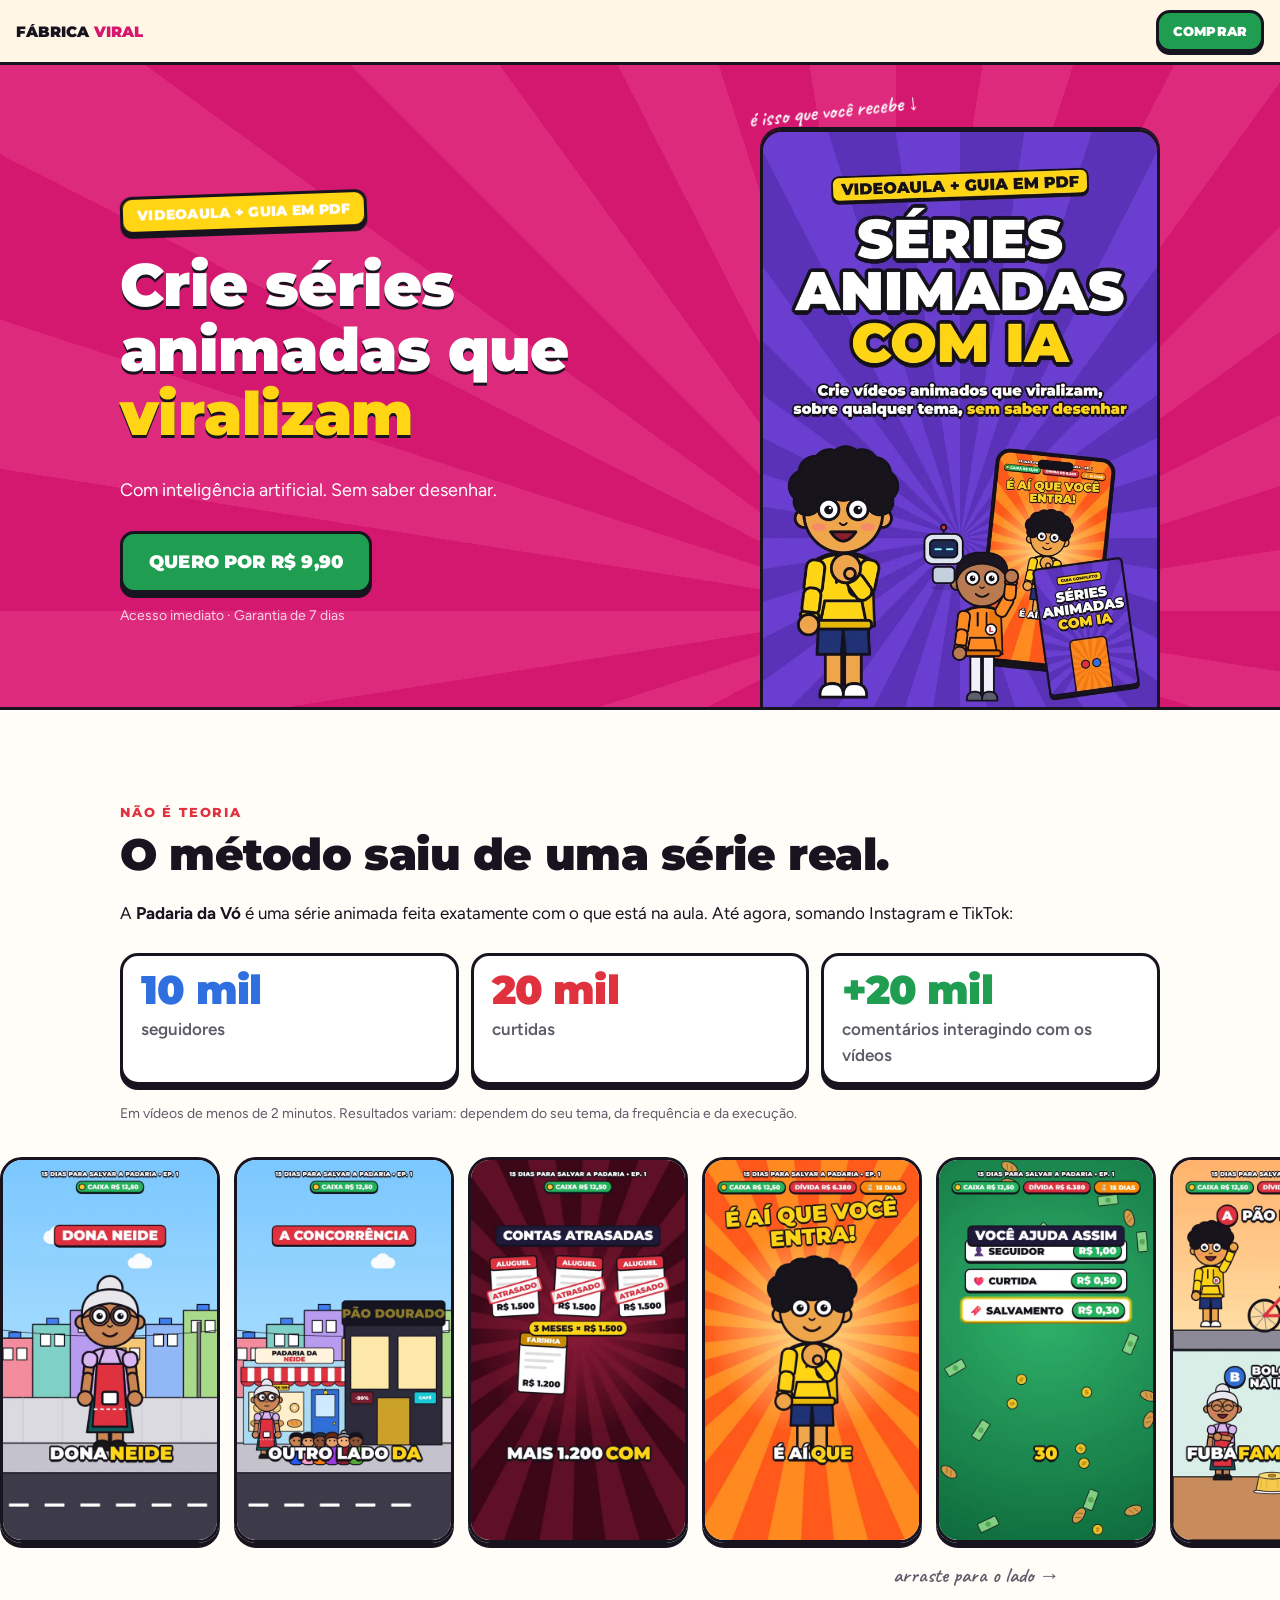
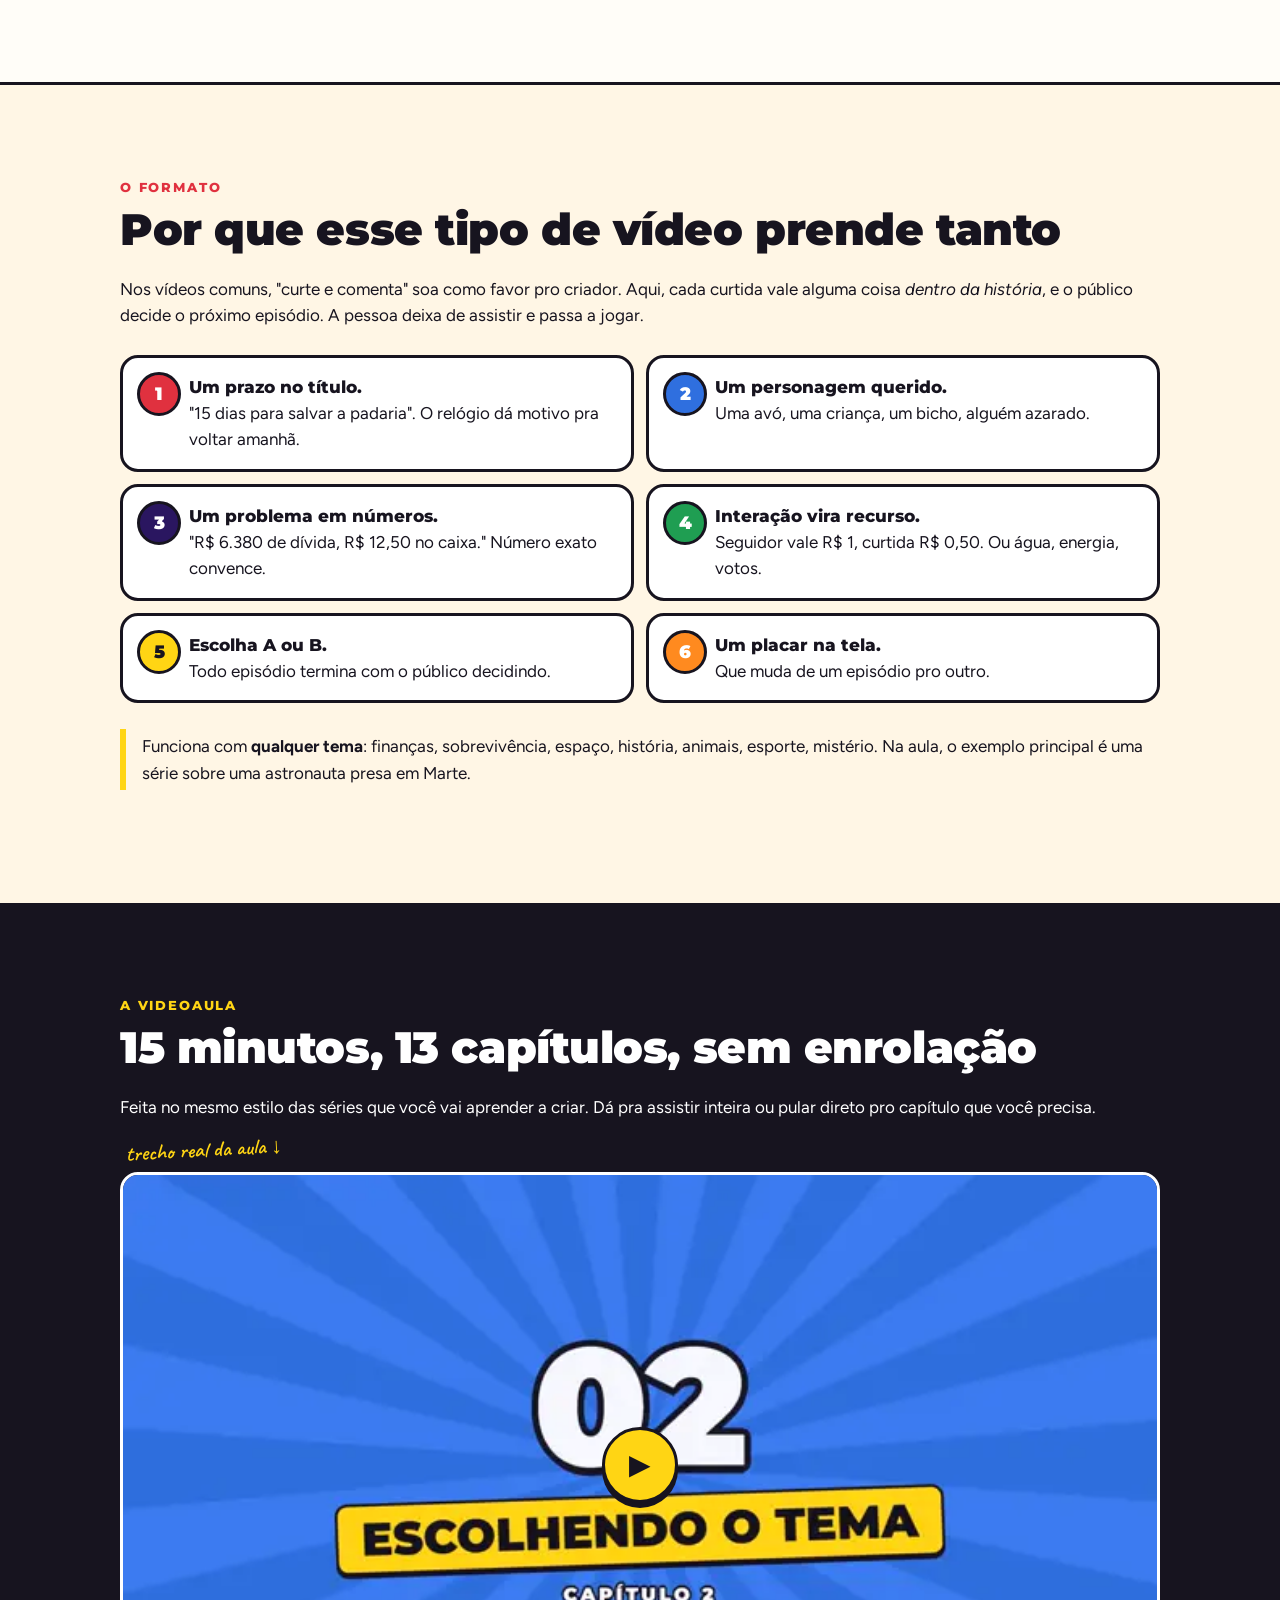
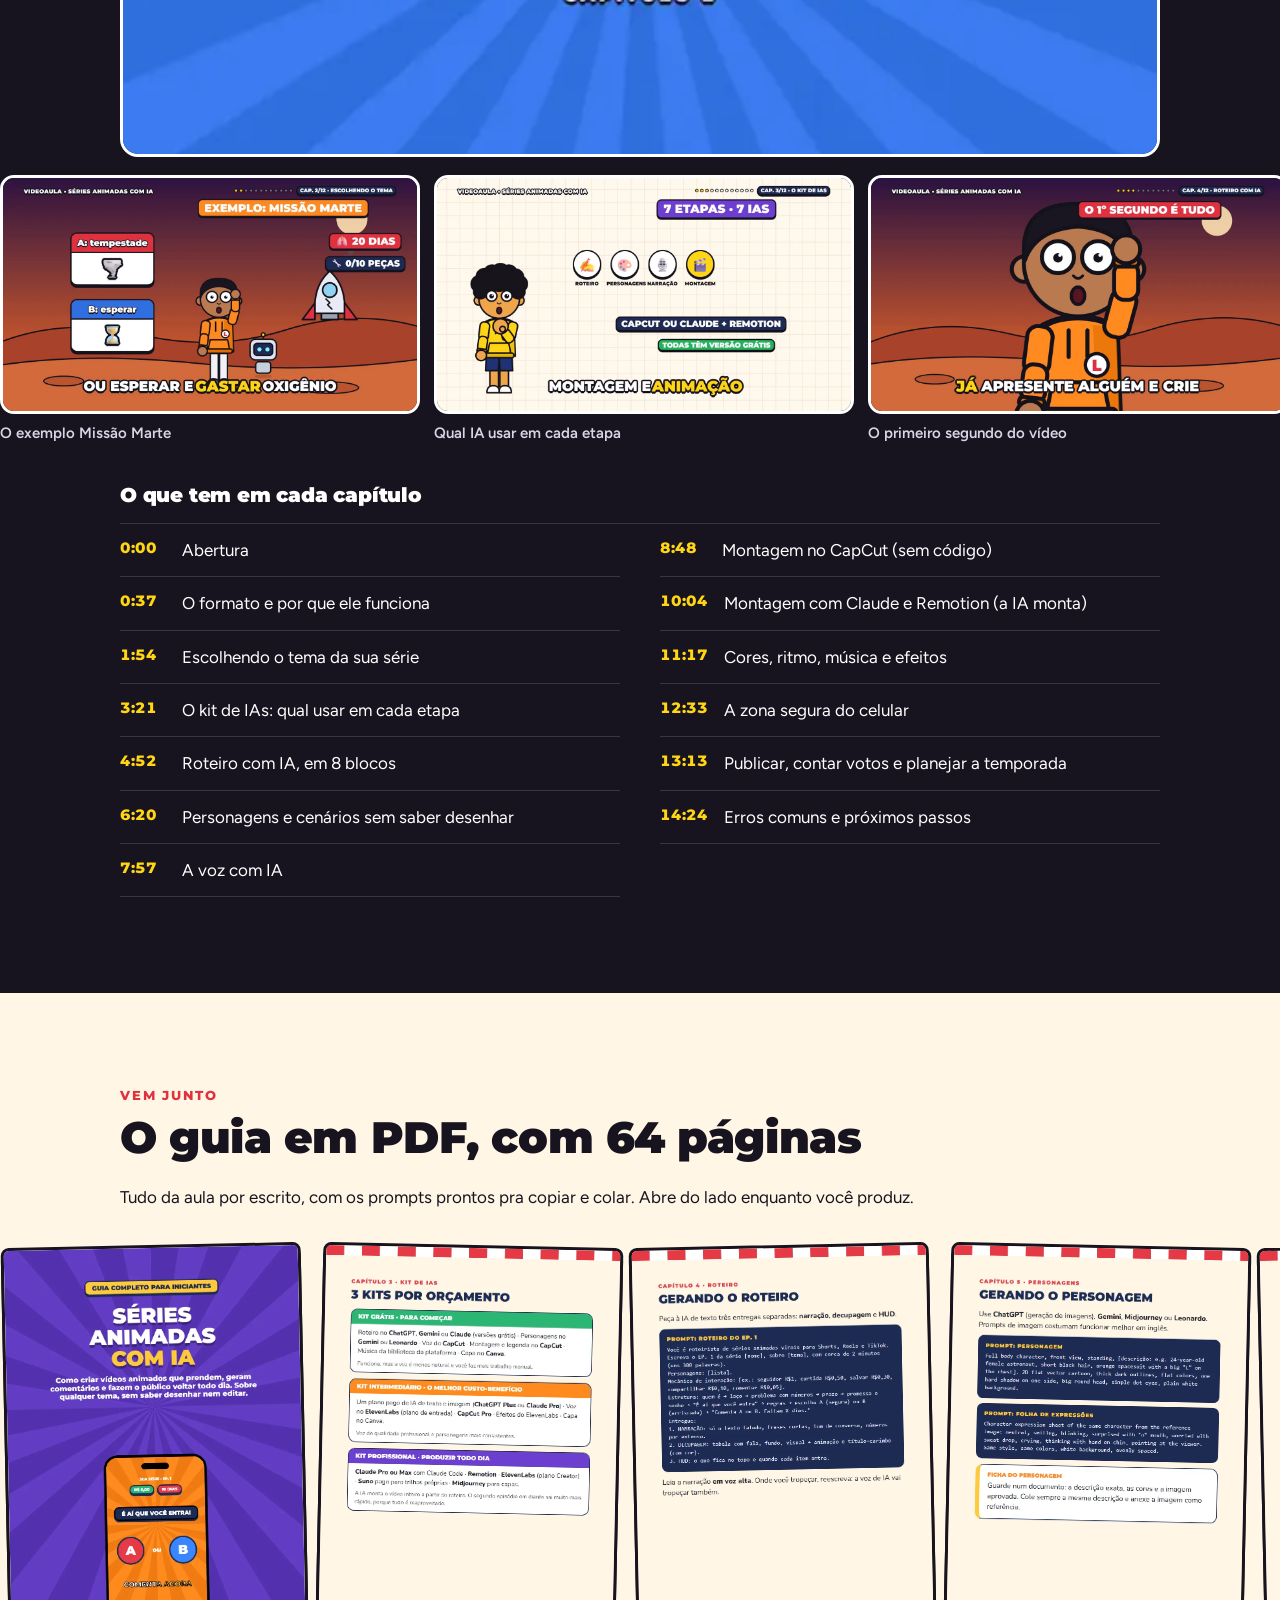
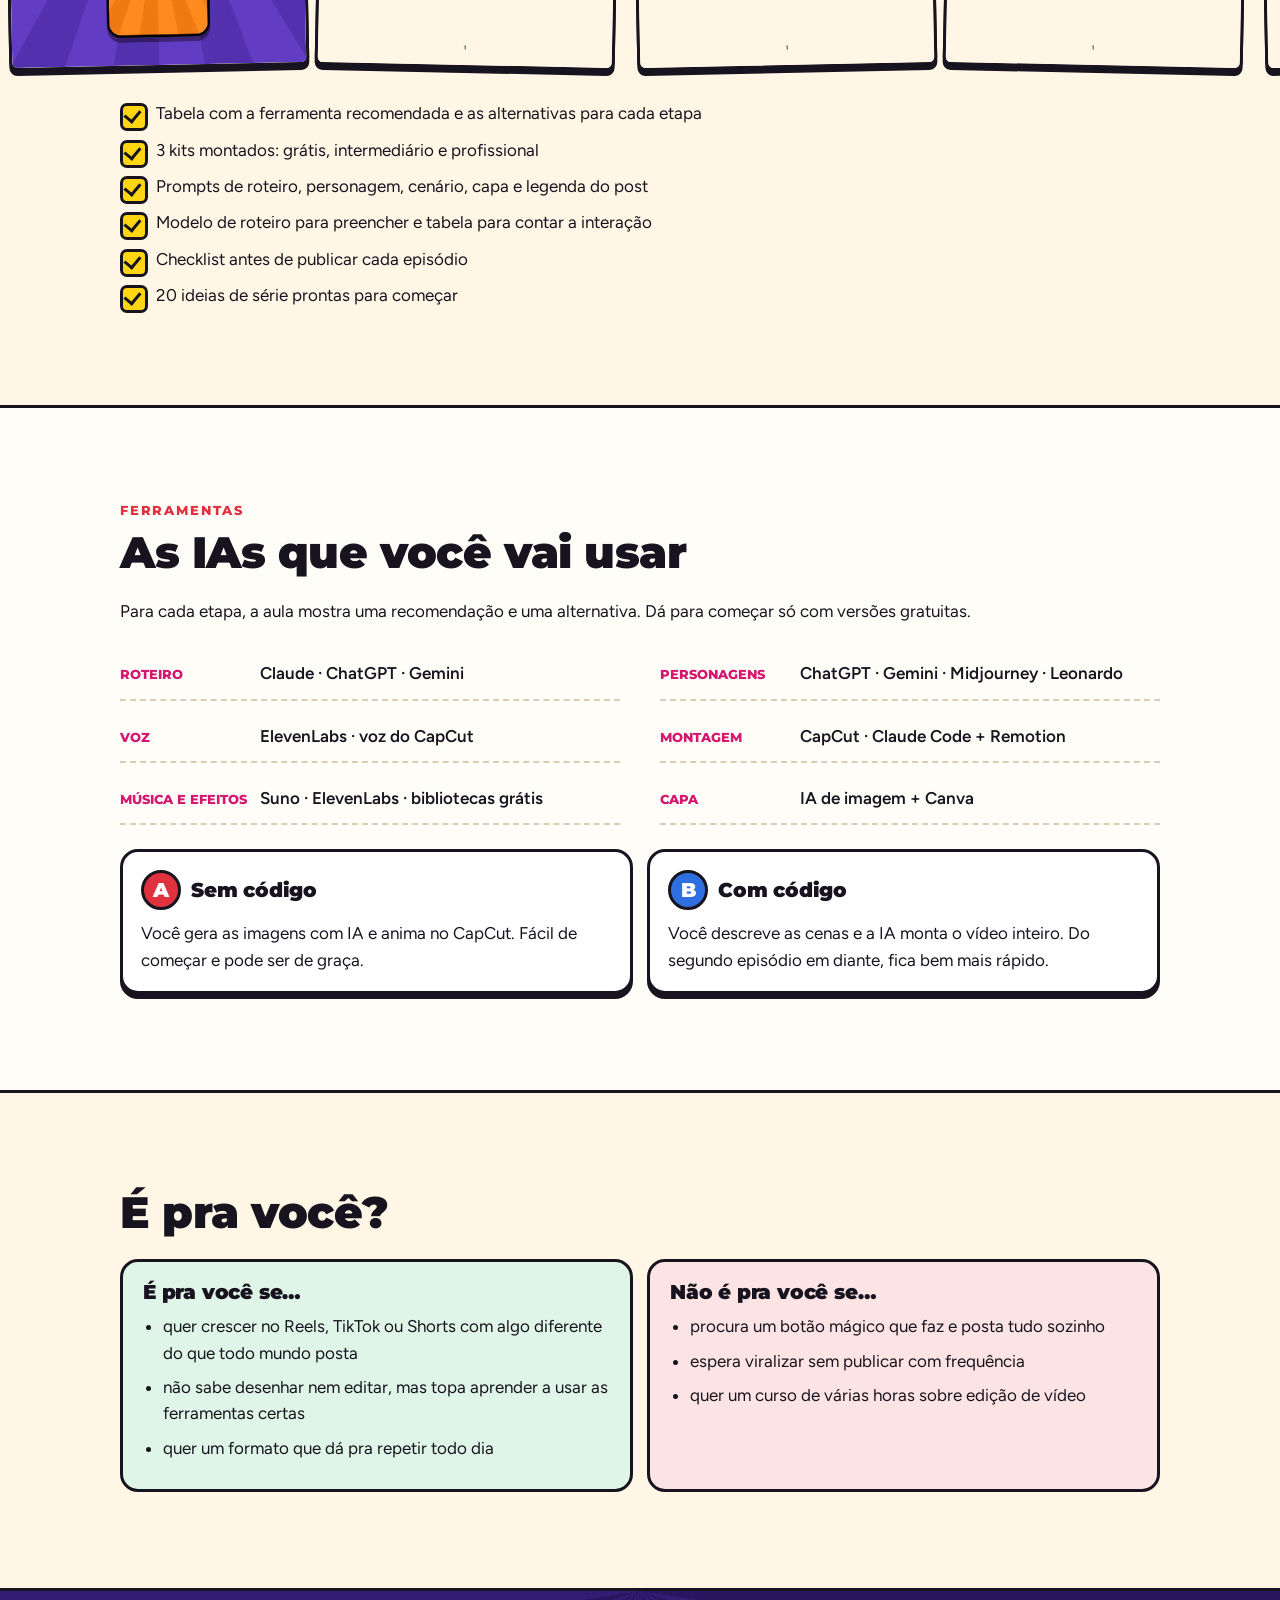
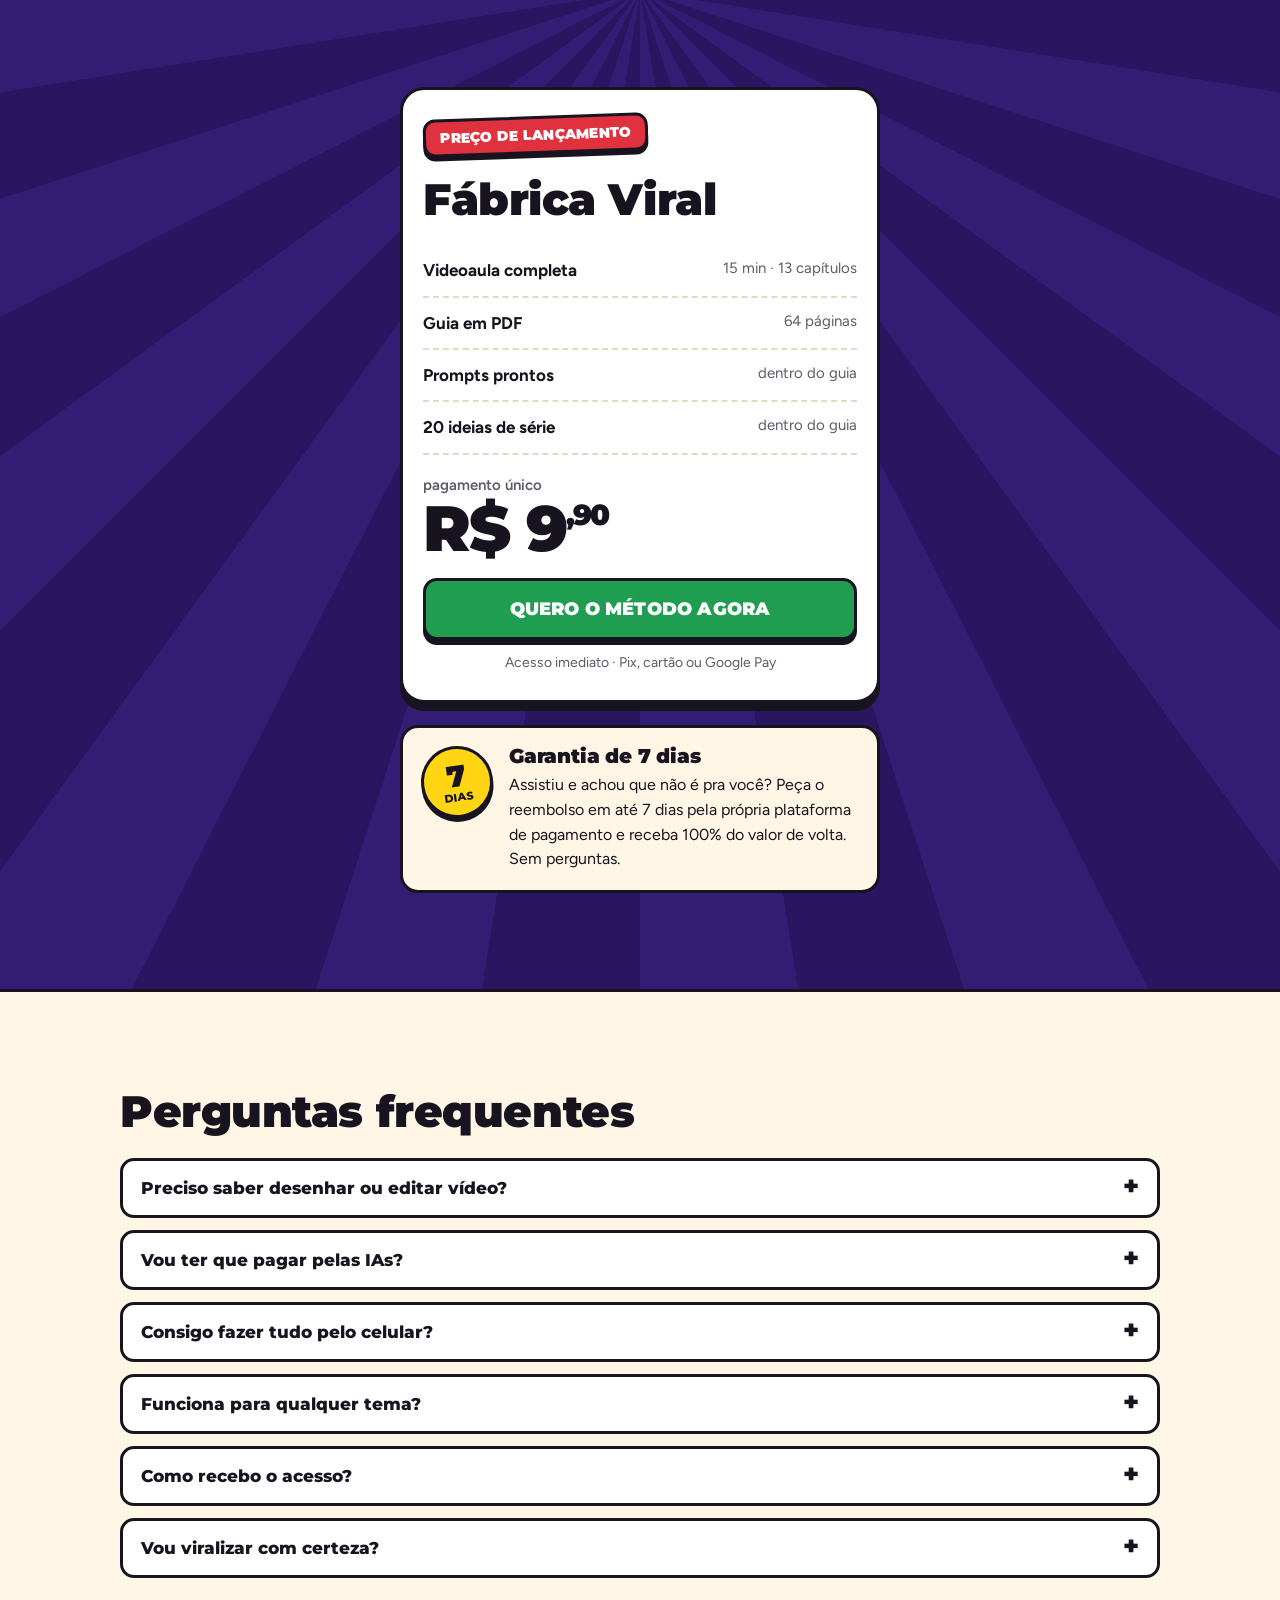
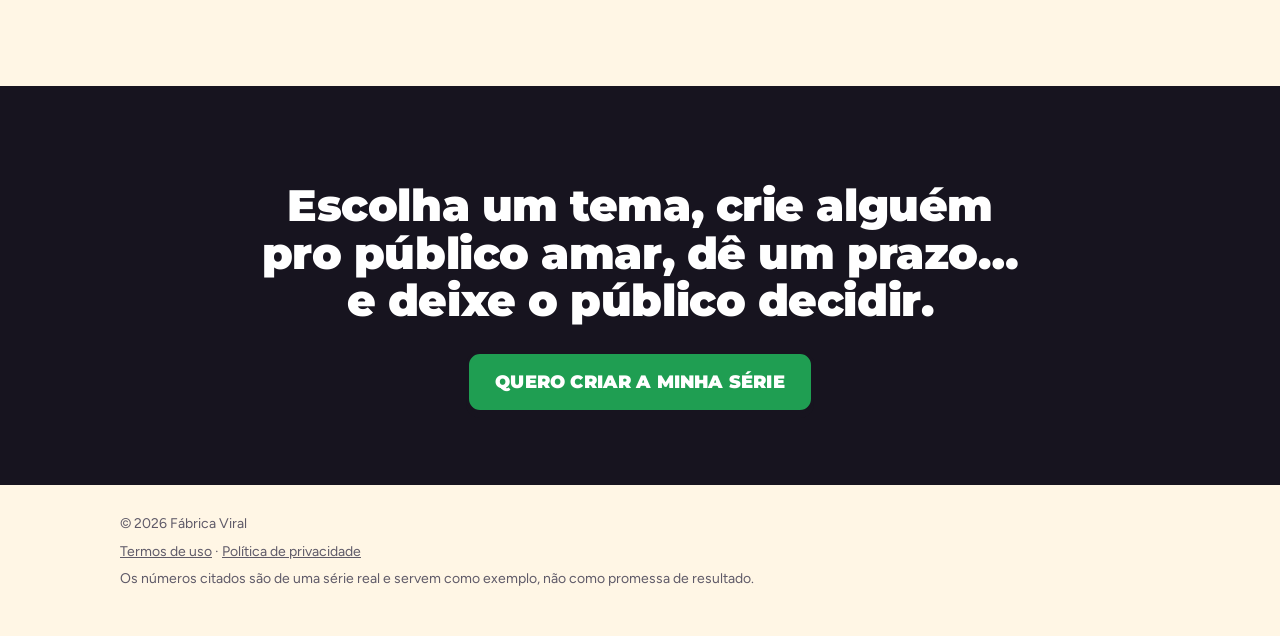
<file: index.html>
<!doctype html>
<html lang="pt-BR">
<head>
<meta charset="utf-8">
<meta name="viewport" content="width=device-width, initial-scale=1, viewport-fit=cover">
<title>Fábrica Viral · Videoaula + Guia em PDF</title>
<meta name="description" content="Aprenda a criar séries animadas interativas para Reels, TikTok e Shorts usando IA. Videoaula de 15 minutos + guia em PDF de 64 páginas com prompts prontos.">
<meta name="theme-color" content="#d4186f">
<meta property="og:title" content="Fábrica Viral">
<meta property="og:description" content="O método completo para criar séries animadas que fazem o público comentar e voltar no dia seguinte.">
<meta property="og:image" content="https://seriesanimadas.online/img/og.jpg">
<meta property="og:image:width" content="1080">
<meta property="og:image:height" content="1080">
<meta property="og:url" content="https://seriesanimadas.online/">
<meta property="og:locale" content="pt_BR">
<meta name="twitter:card" content="summary">
<link rel="canonical" href="https://seriesanimadas.online/">
<meta property="og:type" content="product">
<link rel="icon" href="img/og.jpg">
<link rel="preconnect" href="https://fonts.googleapis.com">
<link rel="preconnect" href="https://fonts.gstatic.com" crossorigin>
<link href="https://fonts.googleapis.com/css2?family=Montserrat:wght@800;900&family=Figtree:wght@400;500;600;700&family=Caveat:wght@600&display=swap" rel="stylesheet">
<link rel="preload" as="image" href="img/capa.webp">
<link rel="stylesheet" href="style.css">
</head>
<body>

<header class="top">
  <a class="brand" href="#inicio">Fábrica <span>Viral</span></a>
  <a class="btn btn-sm" href="#oferta">Comprar</a>
</header>

<main id="inicio">

<!-- HERO -->
<section class="hero">
  <div class="wrap hero-grid">
    <div class="hero-copy">
      <p class="tag tag-yellow">Videoaula + guia em PDF</p>
      <h1>Crie séries animadas que <span class="wave">viralizam</span></h1>
      <p class="lead"><span>Com inteligência artificial.</span> <span>Sem saber desenhar.</span></p>
      <div class="hero-cta">
        <a class="btn btn-big" href="https://pay.wiapy.com/6af1c98904a3ce9b116dd270" data-checkout>Quero por R$&nbsp;9,90</a>
        <p class="micro">Acesso imediato · Garantia de 7 dias</p>
      </div>
    </div>
    <figure class="hero-art">
      <img src="img/capa.webp" width="720" height="1280" alt="Capa do produto Fábrica Viral, com o personagem Rafa e o guia em PDF" fetchpriority="high">
      <span class="note note-hero">é isso que você recebe ↓</span>
    </figure>
  </div>
</section>

<!-- PROVA -->
<section class="proof" aria-labelledby="proof-title">
  <div class="wrap">
    <p class="kicker">Não é teoria</p>
    <h2 id="proof-title">O método saiu de uma série real.</h2>
    <p>A <strong>Padaria da Vó</strong> é uma série animada feita exatamente com o que está na aula. Até agora, somando Instagram e TikTok:</p>
    <ul class="stats">
      <li><b>10 mil</b><span>seguidores</span></li>
      <li><b>20 mil</b><span>curtidas</span></li>
      <li><b>+20 mil</b><span>comentários interagindo com os vídeos</span></li>
    </ul>
    <p class="small">Em vídeos de menos de 2 minutos. Resultados variam: dependem do seu tema, da frequência e da execução.</p>
  </div>
  <div class="reel" tabindex="0" aria-label="Cenas da série Padaria da Vó">
    <img loading="lazy" src="img/series/serie-ep1_1.webp" width="540" height="960" alt="Cena: apresentação da Dona Neide">
    <img loading="lazy" src="img/series/serie-ep1_26.webp" width="540" height="960" alt="Cena: a concorrência do outro lado da rua">
    <img loading="lazy" src="img/series/serie-ep1_40.webp" width="540" height="960" alt="Cena: contas atrasadas">
    <img loading="lazy" src="img/series/serie-ep1_76_5.webp" width="540" height="960" alt="Cena: É aí que você entra">
    <img loading="lazy" src="img/series/serie-ep1_85.webp" width="540" height="960" alt="Cena: regras do jogo, cada curtida vale dinheiro">
    <img loading="lazy" src="img/series/serie-ep1_105.webp" width="540" height="960" alt="Cena: escolha A ou B">
    <img loading="lazy" src="img/series/serie-ep2_5.webp" width="540" height="960" alt="Cena do episódio 2: resultado da votação">
    <img loading="lazy" src="img/series/serie-ep2_30.webp" width="540" height="960" alt="Cena do episódio 2: choro de alegria">
  </div>
  <p class="wrap swipe">arraste para o lado →</p>
</section>

<!-- FORMATO -->
<section class="format" aria-labelledby="format-title">
  <div class="wrap">
    <p class="kicker">O formato</p>
    <h2 id="format-title">Por que esse tipo de vídeo prende tanto</h2>
    <p>Nos vídeos comuns, "curte e comenta" soa como favor pro criador. Aqui, cada curtida vale alguma coisa <em>dentro da história</em>, e o público decide o próximo episódio. A pessoa deixa de assistir e passa a jogar.</p>
    <ol class="ingredients">
      <li><b>Um prazo no título.</b> "15 dias para salvar a padaria". O relógio dá motivo pra voltar amanhã.</li>
      <li><b>Um personagem querido.</b> Uma avó, uma criança, um bicho, alguém azarado.</li>
      <li><b>Um problema em números.</b> "R$ 6.380 de dívida, R$ 12,50 no caixa." Número exato convence.</li>
      <li><b>Interação vira recurso.</b> Seguidor vale R$ 1, curtida R$ 0,50. Ou água, energia, votos.</li>
      <li><b>Escolha A ou B.</b> Todo episódio termina com o público decidindo.</li>
      <li><b>Um placar na tela.</b> Que muda de um episódio pro outro.</li>
    </ol>
    <p class="aside">Funciona com <strong>qualquer tema</strong>: finanças, sobrevivência, espaço, história, animais, esporte, mistério. Na aula, o exemplo principal é uma série sobre uma astronauta presa em Marte.</p>
  </div>
</section>

<!-- AULA -->
<section class="lesson" aria-labelledby="lesson-title">
  <div class="wrap">
    <p class="kicker">A videoaula</p>
    <h2 id="lesson-title">15 minutos, 13 capítulos, sem enrolação</h2>
    <p>Feita no mesmo estilo das séries que você vai aprender a criar. Dá pra assistir inteira ou pular direto pro capítulo que você precisa.</p>
    <p class="note note-player">trecho real da aula ↓</p>
    <figure class="player">
      <video src="media/preview.mp4" poster="img/preview-poster.webp" muted loop playsinline preload="none" width="640" height="360" aria-label="Trecho de 12 segundos da videoaula"></video>
      <button class="play" type="button" aria-label="Tocar trecho">▶</button>
    </figure>
  </div>

  <div class="strip" tabindex="0" aria-label="Quadros da videoaula">
    <figure><img loading="lazy" src="img/aula/aula-160.webp" width="1280" height="720" alt=""><figcaption>O exemplo Missão Marte</figcaption></figure>
    <figure><img loading="lazy" src="img/aula/aula-232.webp" width="1280" height="720" alt=""><figcaption>Qual IA usar em cada etapa</figcaption></figure>
    <figure><img loading="lazy" src="img/aula/aula-343.webp" width="1280" height="720" alt=""><figcaption>O primeiro segundo do vídeo</figcaption></figure>
    <figure><img loading="lazy" src="img/aula/aula-432.webp" width="1280" height="720" alt=""><figcaption>Personagens sempre iguais</figcaption></figure>
    <figure><img loading="lazy" src="img/aula/aula-500.webp" width="1280" height="720" alt=""><figcaption>Voz com IA, passo a passo</figcaption></figure>
    <figure><img loading="lazy" src="img/aula/aula-560.webp" width="1280" height="720" alt=""><figcaption>Keyframes no CapCut</figcaption></figure>
    <figure><img loading="lazy" src="img/aula/aula-785.webp" width="1280" height="720" alt=""><figcaption>A zona segura do celular</figcaption></figure>
  </div>

  <div class="wrap">
    <h3>O que tem em cada capítulo</h3>
    <ol class="chapters">
      <li><time>0:00</time><span>Abertura</span></li>
      <li><time>0:37</time><span>O formato e por que ele funciona</span></li>
      <li><time>1:54</time><span>Escolhendo o tema da sua série</span></li>
      <li><time>3:21</time><span>O kit de IAs: qual usar em cada etapa</span></li>
      <li><time>4:52</time><span>Roteiro com IA, em 8 blocos</span></li>
      <li><time>6:20</time><span>Personagens e cenários sem saber desenhar</span></li>
      <li><time>7:57</time><span>A voz com IA</span></li>
      <li><time>8:48</time><span>Montagem no CapCut (sem código)</span></li>
      <li><time>10:04</time><span>Montagem com Claude e Remotion (a IA monta)</span></li>
      <li><time>11:17</time><span>Cores, ritmo, música e efeitos</span></li>
      <li><time>12:33</time><span>A zona segura do celular</span></li>
      <li><time>13:13</time><span>Publicar, contar votos e planejar a temporada</span></li>
      <li><time>14:24</time><span>Erros comuns e próximos passos</span></li>
    </ol>
  </div>
</section>

<!-- PDF -->
<section class="pdf" aria-labelledby="pdf-title">
  <div class="wrap">
    <p class="kicker">Vem junto</p>
    <h2 id="pdf-title">O guia em PDF, com 64 páginas</h2>
    <p>Tudo da aula por escrito, com os prompts prontos pra copiar e colar. Abre do lado enquanto você produz.</p>
  </div>
  <div class="pages" tabindex="0" aria-label="Páginas do guia em PDF">
    <img loading="lazy" src="img/pdf/pdf-1.webp" width="839" height="1191" alt="Capa do guia em PDF">
    <img loading="lazy" src="img/pdf/pdf-17.webp" width="839" height="1191" alt="Página: 3 kits de IAs por orçamento">
    <img loading="lazy" src="img/pdf/pdf-22.webp" width="839" height="1191" alt="Página: prompt pronto para gerar o roteiro">
    <img loading="lazy" src="img/pdf/pdf-26.webp" width="839" height="1191" alt="Página: prompts para gerar o personagem">
    <img loading="lazy" src="img/pdf/pdf-63.webp" width="839" height="1191" alt="Página: 20 ideias de série">
  </div>
  <div class="wrap">
    <ul class="checks">
      <li>Tabela com a ferramenta recomendada e as alternativas para cada etapa</li>
      <li>3 kits montados: grátis, intermediário e profissional</li>
      <li>Prompts de roteiro, personagem, cenário, capa e legenda do post</li>
      <li>Modelo de roteiro para preencher e tabela para contar a interação</li>
      <li>Checklist antes de publicar cada episódio</li>
      <li>20 ideias de série prontas para começar</li>
    </ul>
  </div>
</section>

<!-- FERRAMENTAS -->
<section class="tools" aria-labelledby="tools-title">
  <div class="wrap">
    <p class="kicker">Ferramentas</p>
    <h2 id="tools-title">As IAs que você vai usar</h2>
    <p>Para cada etapa, a aula mostra uma recomendação e uma alternativa. Dá para começar só com versões gratuitas.</p>
    <dl class="toolgrid">
      <div><dt>Roteiro</dt><dd>Claude · ChatGPT · Gemini</dd></div>
      <div><dt>Personagens</dt><dd>ChatGPT · Gemini · Midjourney · Leonardo</dd></div>
      <div><dt>Voz</dt><dd>ElevenLabs · voz do CapCut</dd></div>
      <div><dt>Montagem</dt><dd>CapCut · Claude Code + Remotion</dd></div>
      <div><dt>Música e efeitos</dt><dd>Suno · ElevenLabs · bibliotecas grátis</dd></div>
      <div><dt>Capa</dt><dd>IA de imagem + Canva</dd></div>
    </dl>
    <div class="paths">
      <article class="path path-a">
        <h3><span>A</span> Sem código</h3>
        <p>Você gera as imagens com IA e anima no CapCut. Fácil de começar e pode ser de graça.</p>
      </article>
      <article class="path path-b">
        <h3><span>B</span> Com código</h3>
        <p>Você descreve as cenas e a IA monta o vídeo inteiro. Do segundo episódio em diante, fica bem mais rápido.</p>
      </article>
    </div>
  </div>
</section>

<!-- PRA QUEM -->
<section class="fit" aria-labelledby="fit-title">
  <div class="wrap">
    <h2 id="fit-title">É pra você?</h2>
    <div class="fit-grid">
      <div class="fit-yes">
        <h3>É pra você se…</h3>
        <ul>
          <li>quer crescer no Reels, TikTok ou Shorts com algo diferente do que todo mundo posta</li>
          <li>não sabe desenhar nem editar, mas topa aprender a usar as ferramentas certas</li>
          <li>quer um formato que dá pra repetir todo dia</li>
        </ul>
      </div>
      <div class="fit-no">
        <h3>Não é pra você se…</h3>
        <ul>
          <li>procura um botão mágico que faz e posta tudo sozinho</li>
          <li>espera viralizar sem publicar com frequência</li>
          <li>quer um curso de várias horas sobre edição de vídeo</li>
        </ul>
      </div>
    </div>
  </div>
</section>

<!-- OFERTA -->
<section class="offer" id="oferta" aria-labelledby="offer-title">
  <div class="wrap">
    <div class="ticket">
      <p class="tag tag-red">Preço de lançamento</p>
      <h2 id="offer-title">Fábrica Viral</h2>
      <ul class="included">
        <li><b>Videoaula completa</b><span>15 min · 13 capítulos</span></li>
        <li><b>Guia em PDF</b><span>64 páginas</span></li>
        <li><b>Prompts prontos</b><span>dentro do guia</span></li>
        <li><b>20 ideias de série</b><span>dentro do guia</span></li>
      </ul>
      <p class="price"><small>pagamento único</small>R$ 9<sup>,90</sup></p>
      <a class="btn btn-big btn-block" href="https://pay.wiapy.com/6af1c98904a3ce9b116dd270" data-checkout>Quero o método agora</a>
      <p class="micro">Acesso imediato · Pix, cartão ou Google Pay</p>
    </div>
    <div class="guarantee">
      <div class="seal" aria-hidden="true"><b>7</b><span>dias</span></div>
      <div>
        <h3>Garantia de 7 dias</h3>
        <p>Assistiu e achou que não é pra você? Peça o reembolso em até 7 dias pela própria plataforma de pagamento e receba 100% do valor de volta. Sem perguntas.</p>
      </div>
    </div>
  </div>
</section>

<!-- FAQ -->
<section class="faq" aria-labelledby="faq-title">
  <div class="wrap">
    <h2 id="faq-title">Perguntas frequentes</h2>
    <details>
      <summary>Preciso saber desenhar ou editar vídeo?</summary>
      <p>Não. Os personagens são criados com IA de imagem (ou desenhados em código pela própria IA, no caminho B). A aula mostra a montagem do zero.</p>
    </details>
    <details>
      <summary>Vou ter que pagar pelas IAs?</summary>
      <p>Dá para começar só com versões gratuitas. A aula e o guia mostram o que muda quando você assina um plano pago, para decidir se vale a pena para você.</p>
    </details>
    <details>
      <summary>Consigo fazer tudo pelo celular?</summary>
      <p>A aula e o PDF você acessa pelo celular. Para montar os vídeos, recomendamos um computador: o CapCut no computador é bem mais fácil de animar.</p>
    </details>
    <details>
      <summary>Funciona para qualquer tema?</summary>
      <p>Sim. O formato depende de quatro peças (personagem, objetivo em número, contador e decisões), e não do assunto. O guia traz 20 ideias em nichos diferentes.</p>
    </details>
    <details>
      <summary>Como recebo o acesso?</summary>
      <p>Assim que o pagamento é aprovado, você recebe o acesso por e-mail. No Pix e no cartão, isso costuma levar poucos minutos.</p>
    </details>
    <details>
      <summary>Vou viralizar com certeza?</summary>
      <p>Ninguém pode garantir isso. O que a aula entrega é um formato que já funcionou e o passo a passo para você executar com consistência.</p>
    </details>
  </div>
</section>

<section class="final">
  <div class="wrap">
    <h2>Escolha um tema, crie alguém pro público amar, dê um prazo… e deixe o público decidir.</h2>
    <a class="btn btn-big" href="#oferta">Quero criar a minha série</a>
  </div>
</section>

</main>

<footer class="foot">
  <div class="wrap">
    <p>© 2026 Fábrica Viral</p>
    <p><a href='/termos'>Termos de uso</a> · <a href='/privacidade'>Política de privacidade</a></p>
    <p class="small">Os números citados são de uma série real e servem como exemplo, não como promessa de resultado.</p>
  </div>
</footer>

<div class="buybar" aria-hidden="true">
  <div><b>R$ 9,90</b><span>videoaula + PDF</span></div>
  <a class="btn" href="https://pay.wiapy.com/6af1c98904a3ce9b116dd270" data-checkout tabindex="-1">Comprar</a>
</div>

<script src="config.js" defer></script>
<script src="main.js" defer></script>
</body>
</html>
</file>
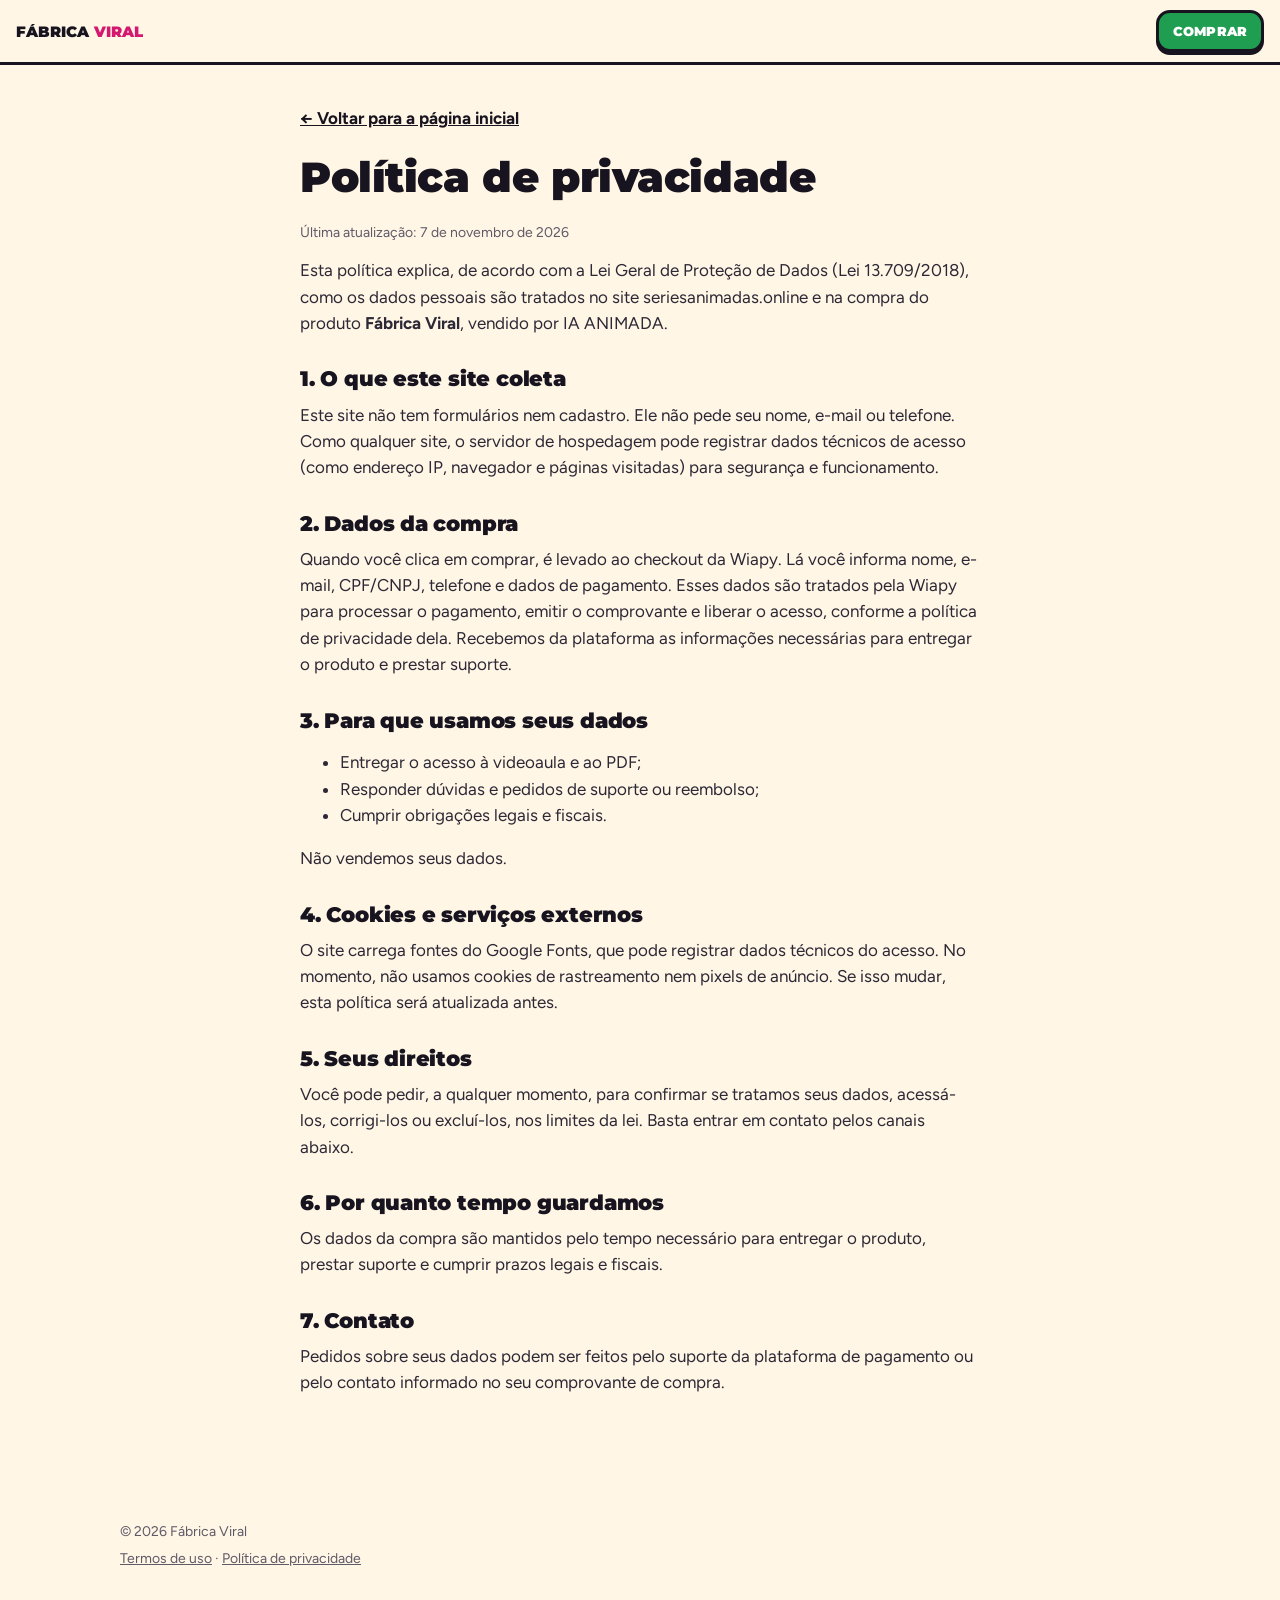
<file: privacidade.html>
<!doctype html>
<html lang="pt-BR">
<head>
<meta charset="utf-8">
<meta name="viewport" content="width=device-width, initial-scale=1, viewport-fit=cover">
<title>Política de privacidade · Fábrica Viral</title>
<meta name="robots" content="noindex">
<link rel="canonical" href="https://seriesanimadas.online/privacidade.html">
<link rel="icon" href="img/og.jpg">
<link rel="preconnect" href="https://fonts.googleapis.com">
<link rel="preconnect" href="https://fonts.gstatic.com" crossorigin>
<link href="https://fonts.googleapis.com/css2?family=Montserrat:wght@800;900&family=Figtree:wght@400;600;700&display=swap" rel="stylesheet">
<link rel="stylesheet" href="style.css">
</head>
<body>
<header class="top">
  <a class="brand" href="./">Fábrica <span>Viral</span></a>
  <a class="btn btn-sm" href="./#oferta">Comprar</a>
</header>
<main class="legal">
  <div class="wrap">
    <a class="back" href="./">← Voltar para a página inicial</a>
    <h1>Política de privacidade</h1>
    <p class="updated">Última atualização: 7 de novembro de 2026</p>

    <p>Esta política explica, de acordo com a Lei Geral de Proteção de Dados (Lei 13.709/2018), como os dados pessoais são tratados no site seriesanimadas.online e na compra do produto <strong>Fábrica Viral</strong>, vendido por IA ANIMADA.</p>

    <h2>1. O que este site coleta</h2>
    <p>Este site não tem formulários nem cadastro. Ele não pede seu nome, e-mail ou telefone. Como qualquer site, o servidor de hospedagem pode registrar dados técnicos de acesso (como endereço IP, navegador e páginas visitadas) para segurança e funcionamento.</p>

    <h2>2. Dados da compra</h2>
    <p>Quando você clica em comprar, é levado ao checkout da Wiapy. Lá você informa nome, e-mail, CPF/CNPJ, telefone e dados de pagamento. Esses dados são tratados pela Wiapy para processar o pagamento, emitir o comprovante e liberar o acesso, conforme a política de privacidade dela. Recebemos da plataforma as informações necessárias para entregar o produto e prestar suporte.</p>

    <h2>3. Para que usamos seus dados</h2>
    <ul>
      <li>Entregar o acesso à videoaula e ao PDF;</li>
      <li>Responder dúvidas e pedidos de suporte ou reembolso;</li>
      <li>Cumprir obrigações legais e fiscais.</li>
    </ul>
    <p>Não vendemos seus dados.</p>

    <h2>4. Cookies e serviços externos</h2>
    <p>O site carrega fontes do Google Fonts, que pode registrar dados técnicos do acesso. No momento, não usamos cookies de rastreamento nem pixels de anúncio. Se isso mudar, esta política será atualizada antes.</p>

    <h2>5. Seus direitos</h2>
    <p>Você pode pedir, a qualquer momento, para confirmar se tratamos seus dados, acessá-los, corrigi-los ou excluí-los, nos limites da lei. Basta entrar em contato pelos canais abaixo.</p>

    <h2>6. Por quanto tempo guardamos</h2>
    <p>Os dados da compra são mantidos pelo tempo necessário para entregar o produto, prestar suporte e cumprir prazos legais e fiscais.</p>

    <h2>7. Contato</h2>
    <p>Pedidos sobre seus dados podem ser feitos pelo suporte da plataforma de pagamento ou pelo contato informado no seu comprovante de compra.</p>
  </div>
</main>
<footer class="foot">
  <div class="wrap">
    <p>© 2026 Fábrica Viral</p>
    <p><a href='/termos'>Termos de uso</a> · <a href='/privacidade'>Política de privacidade</a></p>
  </div>
</footer>
</body>
</html>
</file>
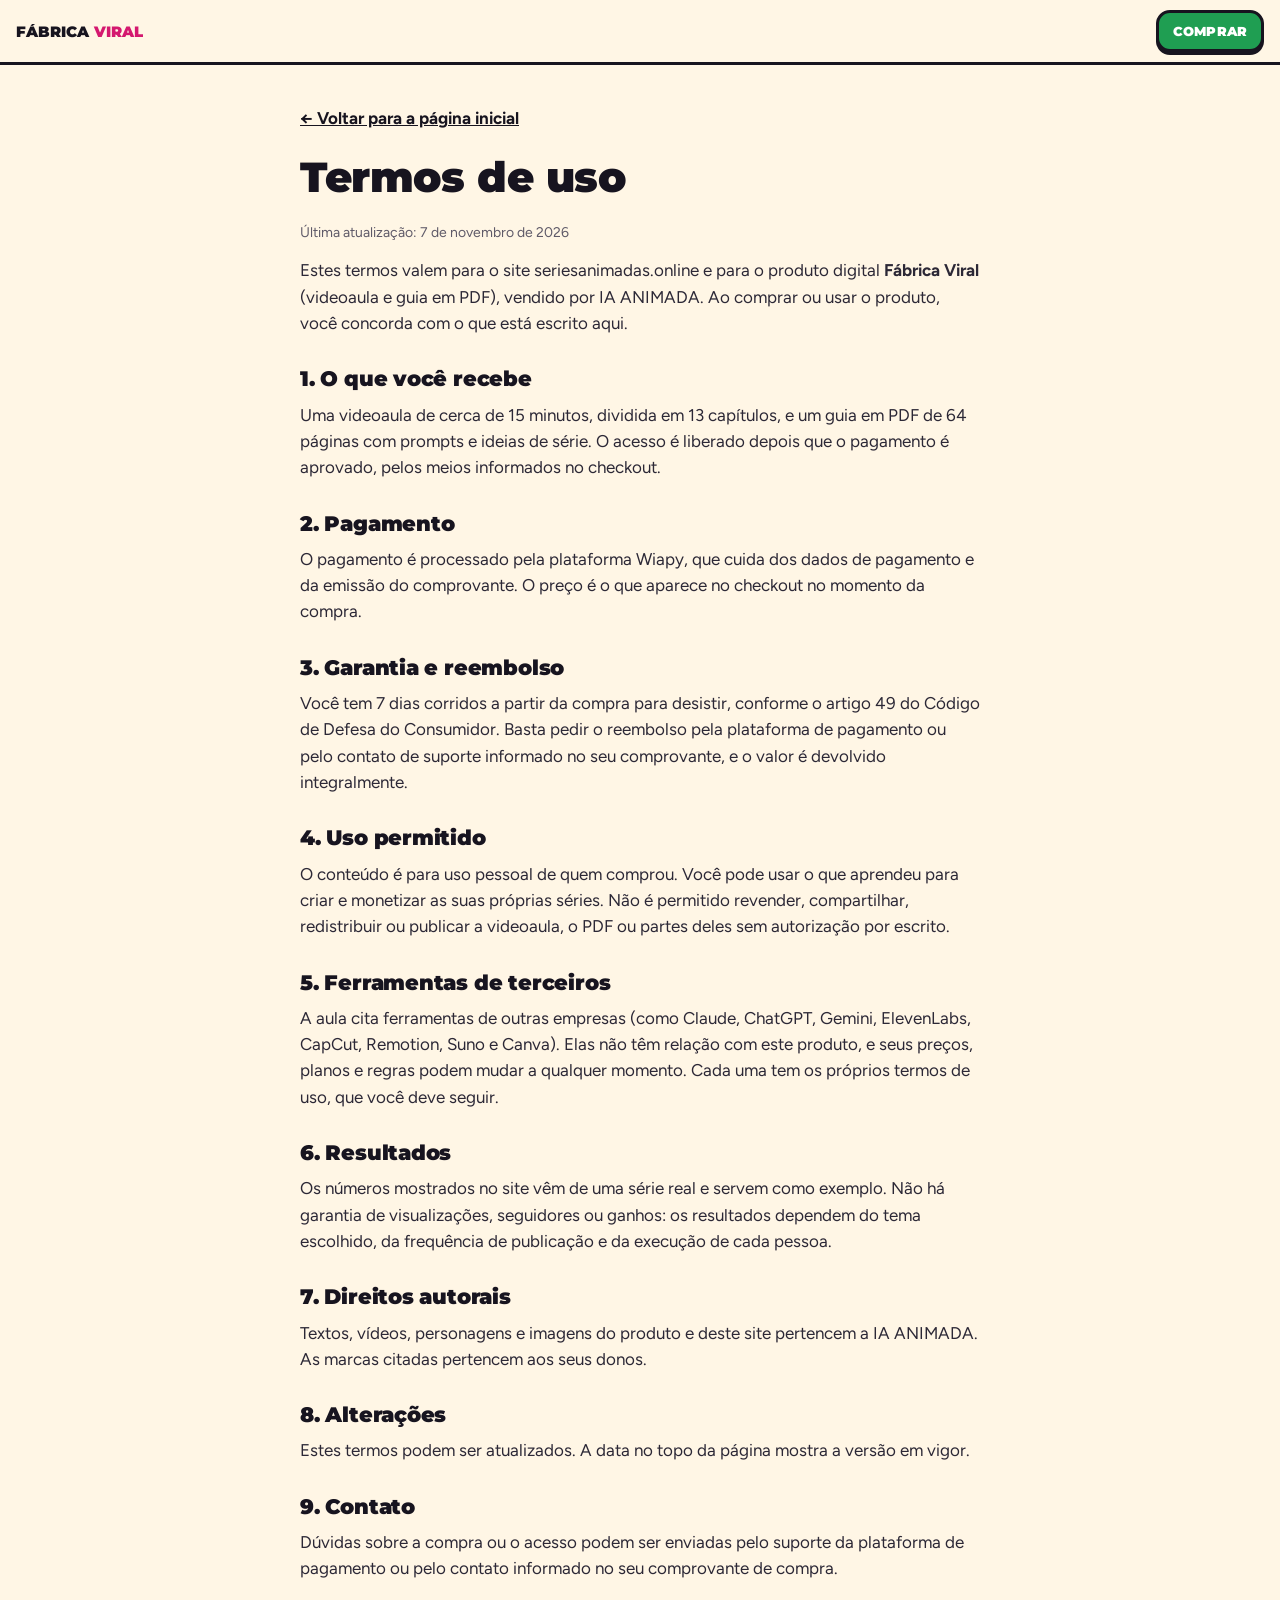
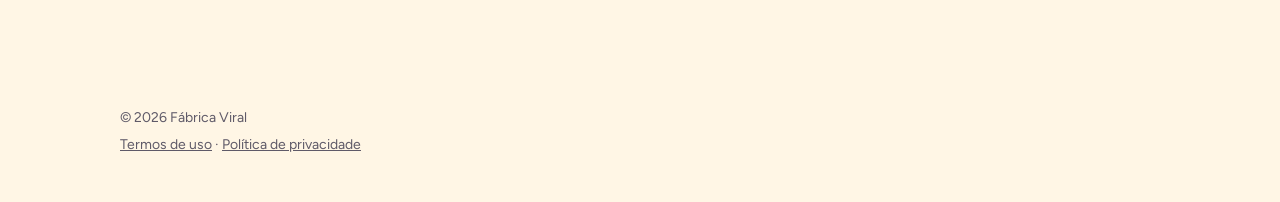
<file: termos.html>
<!doctype html>
<html lang="pt-BR">
<head>
<meta charset="utf-8">
<meta name="viewport" content="width=device-width, initial-scale=1, viewport-fit=cover">
<title>Termos de uso · Fábrica Viral</title>
<meta name="robots" content="noindex">
<link rel="canonical" href="https://seriesanimadas.online/termos.html">
<link rel="icon" href="img/og.jpg">
<link rel="preconnect" href="https://fonts.googleapis.com">
<link rel="preconnect" href="https://fonts.gstatic.com" crossorigin>
<link href="https://fonts.googleapis.com/css2?family=Montserrat:wght@800;900&family=Figtree:wght@400;600;700&display=swap" rel="stylesheet">
<link rel="stylesheet" href="style.css">
</head>
<body>
<header class="top">
  <a class="brand" href="./">Fábrica <span>Viral</span></a>
  <a class="btn btn-sm" href="./#oferta">Comprar</a>
</header>
<main class="legal">
  <div class="wrap">
    <a class="back" href="./">← Voltar para a página inicial</a>
    <h1>Termos de uso</h1>
    <p class="updated">Última atualização: 7 de novembro de 2026</p>

    <p>Estes termos valem para o site seriesanimadas.online e para o produto digital <strong>Fábrica Viral</strong> (videoaula e guia em PDF), vendido por IA ANIMADA. Ao comprar ou usar o produto, você concorda com o que está escrito aqui.</p>

    <h2>1. O que você recebe</h2>
    <p>Uma videoaula de cerca de 15 minutos, dividida em 13 capítulos, e um guia em PDF de 64 páginas com prompts e ideias de série. O acesso é liberado depois que o pagamento é aprovado, pelos meios informados no checkout.</p>

    <h2>2. Pagamento</h2>
    <p>O pagamento é processado pela plataforma Wiapy, que cuida dos dados de pagamento e da emissão do comprovante. O preço é o que aparece no checkout no momento da compra.</p>

    <h2>3. Garantia e reembolso</h2>
    <p>Você tem 7 dias corridos a partir da compra para desistir, conforme o artigo 49 do Código de Defesa do Consumidor. Basta pedir o reembolso pela plataforma de pagamento ou pelo contato de suporte informado no seu comprovante, e o valor é devolvido integralmente.</p>

    <h2>4. Uso permitido</h2>
    <p>O conteúdo é para uso pessoal de quem comprou. Você pode usar o que aprendeu para criar e monetizar as suas próprias séries. Não é permitido revender, compartilhar, redistribuir ou publicar a videoaula, o PDF ou partes deles sem autorização por escrito.</p>

    <h2>5. Ferramentas de terceiros</h2>
    <p>A aula cita ferramentas de outras empresas (como Claude, ChatGPT, Gemini, ElevenLabs, CapCut, Remotion, Suno e Canva). Elas não têm relação com este produto, e seus preços, planos e regras podem mudar a qualquer momento. Cada uma tem os próprios termos de uso, que você deve seguir.</p>

    <h2>6. Resultados</h2>
    <p>Os números mostrados no site vêm de uma série real e servem como exemplo. Não há garantia de visualizações, seguidores ou ganhos: os resultados dependem do tema escolhido, da frequência de publicação e da execução de cada pessoa.</p>

    <h2>7. Direitos autorais</h2>
    <p>Textos, vídeos, personagens e imagens do produto e deste site pertencem a IA ANIMADA. As marcas citadas pertencem aos seus donos.</p>

    <h2>8. Alterações</h2>
    <p>Estes termos podem ser atualizados. A data no topo da página mostra a versão em vigor.</p>

    <h2>9. Contato</h2>
    <p>Dúvidas sobre a compra ou o acesso podem ser enviadas pelo suporte da plataforma de pagamento ou pelo contato informado no seu comprovante de compra.</p>
  </div>
</main>
<footer class="foot">
  <div class="wrap">
    <p>© 2026 Fábrica Viral</p>
    <p><a href='/termos'>Termos de uso</a> · <a href='/privacidade'>Política de privacidade</a></p>
  </div>
</footer>
</body>
</html>
</file>
<file: style.css>
:root {
  --ink: #17141f;
  --cream: #fff6e5;
  --paper: #fffdf8;
  --purple: #d4186f; /* magenta (era roxo #5a32b8) */
  --purple-2: #de2a7c;
  --deep: #2a1660;
  --deep-2: #331c73;
  --yellow: #ffd514;
  --red: #e0313f;
  --green: #1f9e52;
  --blue: #2f6fdf;
  --orange: #ff8a1f;
  --muted: #5f5a68;
  --line: 3px solid var(--ink);
  --lift: 0 5px 0 var(--ink);
  --r: 18px;
  --display: "Montserrat", system-ui, sans-serif;
  --body: "Figtree", system-ui, sans-serif;
  --hand: "Caveat", cursive;
}

* { box-sizing: border-box; }
html { scroll-behavior: smooth; -webkit-text-size-adjust: 100%; }
body {
  margin: 0;
  background: var(--cream);
  color: var(--ink);
  font: 400 17px/1.55 var(--body);
  -webkit-font-smoothing: antialiased;
}
img, video { display: block; max-width: 100%; height: auto; }
a { color: inherit; }
h1, h2, h3 { font-family: var(--display); font-weight: 900; line-height: 1.08; margin: 0 0 .5em; letter-spacing: -.01em; }
h1 { font-size: clamp(32px, 8.6vw, 60px); }
h2 { font-size: clamp(27px, 7vw, 44px); }
h3 { font-size: 20px; }
p { margin: 0 0 1em; }
.wrap { width: 100%; max-width: 1080px; margin: 0 auto; padding: 0 20px; }
section { padding: 64px 0; }
.small { font-size: 14px; color: var(--muted); }
:focus-visible { outline: 3px solid var(--blue); outline-offset: 3px; border-radius: 6px; }

/* ---------- bits ---------- */
.kicker {
  font: 800 13px/1 var(--display); letter-spacing: .14em; text-transform: uppercase; color: var(--red); margin-bottom: 12px;
}
.tag {
  display: inline-block; font: 900 14px/1 var(--display); text-transform: uppercase; letter-spacing: .02em;
  padding: 9px 14px; border: var(--line); border-radius: 12px; box-shadow: 0 4px 0 var(--ink); transform: rotate(-2deg); margin-bottom: 22px;
}
.tag-yellow { background: var(--yellow); }
.tag-red { background: var(--red); color: #fff; }
.note { font: 600 22px/1.1 var(--hand); color: var(--ink); }
mark { background: linear-gradient(transparent 58%, var(--yellow) 58% 92%, transparent 92%); color: inherit; padding: 0 2px; }

.btn {
  display: inline-flex; align-items: center; justify-content: center; gap: 8px;
  font: 900 16px/1 var(--display); text-transform: uppercase; letter-spacing: .01em; text-decoration: none;
  background: var(--green); color: #fff; border: var(--line); border-radius: 14px; box-shadow: var(--lift);
  padding: 15px 22px; min-height: 52px; cursor: pointer; transition: transform .08s, box-shadow .08s;
  -webkit-tap-highlight-color: transparent;
}
.btn:active { transform: translateY(4px); box-shadow: 0 1px 0 var(--ink); }
.btn-sm { font-size: 13px; padding: 10px 14px; min-height: 42px; box-shadow: 0 3px 0 var(--ink); }
.btn-big { font-size: 18px; padding: 19px 26px; min-height: 62px; }
.btn-block { width: 100%; }
.micro { font-size: 14px; color: inherit; opacity: .8; margin: 12px 0 0; }

/* ---------- header ---------- */
.top {
  position: sticky; top: 0; z-index: 30; display: flex; align-items: center; justify-content: space-between; gap: 12px;
  padding: 10px 16px; padding-top: max(10px, env(safe-area-inset-top));
  background: var(--cream); border-bottom: var(--line);
}
.brand { font: 900 15px/1 var(--display); white-space: nowrap; text-decoration: none; text-transform: uppercase; }
.brand span { color: var(--purple); }

/* ---------- hero ---------- */
.hero {
  position: relative; overflow: hidden; color: #fff; padding: 40px 0 0;
  background: repeating-conic-gradient(from 0deg at 70% 85%, var(--purple) 0deg 9deg, var(--purple-2) 9deg 18deg);
  border-bottom: var(--line);
}
.hero h1 { color: #fff; text-shadow: 0 3px 0 var(--ink); }
.hero mark { background: none; color: var(--yellow); }
.lead { font-size: 18px; max-width: 34em; }
.hero-cta { margin: 26px 0 8px; }
.hero-cta .btn { width: 100%; }
.hero-art { position: relative; margin: 34px auto 0; width: min(78%, 360px); }
.hero-art img {
  border: var(--line); border-bottom: 0; border-radius: 22px 22px 0 0; box-shadow: 0 -2px 0 var(--ink);
  aspect-ratio: 9 / 13; object-fit: cover; object-position: top;
}
.note-hero { position: absolute; left: -12px; top: -30px; color: #fff; transform: rotate(-6deg); }

/* ---------- proof ---------- */
.proof { background: var(--paper); border-bottom: var(--line); }
.stats { list-style: none; padding: 0; margin: 26px 0 18px; display: grid; gap: 12px; }
.stats li {
  display: flex; align-items: baseline; gap: 12px; background: #fff; border: var(--line); border-radius: var(--r); box-shadow: var(--lift); padding: 14px 18px;
}
.stats b { font: 900 40px/1 var(--display); letter-spacing: -.02em; }
.stats li:nth-child(1) b { color: var(--blue); }
.stats li:nth-child(2) b { color: var(--red); }
.stats li:nth-child(3) b { color: var(--green); }
.stats span { font-weight: 600; color: var(--muted); }

.reel, .strip, .pages {
  display: flex; gap: 14px; overflow-x: auto; scroll-snap-type: x mandatory; padding: 18px 20px 22px; scrollbar-width: none;
  overscroll-behavior-x: contain;
}
.reel::-webkit-scrollbar, .strip::-webkit-scrollbar, .pages::-webkit-scrollbar { display: none; }
.reel img { flex: 0 0 auto; width: 46vw; max-width: 220px; border: var(--line); border-radius: 22px; box-shadow: var(--lift); scroll-snap-align: start; }
.swipe { font: 600 21px/1 var(--hand); color: var(--muted); margin: 0; text-align: right; }

/* ---------- format ---------- */
.ingredients { list-style: none; counter-reset: i; padding: 0; margin: 26px 0; display: grid; gap: 12px; }
.ingredients li {
  counter-increment: i; position: relative; padding: 16px 16px 16px 66px; background: #fff; border: var(--line); border-radius: var(--r);
}
.ingredients li::before {
  content: counter(i); position: absolute; left: 14px; top: 14px; width: 38px; height: 38px; border-radius: 50%;
  border: var(--line); display: grid; place-items: center; font: 900 18px/1 var(--display); color: #fff; background: var(--red);
}
.ingredients li:nth-child(2)::before { background: var(--blue); }
.ingredients li:nth-child(3)::before { background: var(--deep); }
.ingredients li:nth-child(4)::before { background: var(--green); }
.ingredients li:nth-child(5)::before { background: var(--yellow); color: var(--ink); }
.ingredients li:nth-child(6)::before { background: var(--orange); }
.ingredients b { display: block; font-family: var(--display); font-weight: 800; }
.aside { border-left: 6px solid var(--yellow); padding: 4px 0 4px 16px; }

/* ---------- lesson ---------- */
.lesson { background: var(--ink); color: #fff; }
.lesson h2, .lesson h3 { color: #fff; }
.lesson .kicker { color: var(--yellow); }
.note-player { color: var(--yellow); margin: 22px 0 6px 6px; transform: rotate(-3deg); transform-origin: left; }
.player { position: relative; margin: 0; border: 3px solid #fff; border-radius: var(--r); overflow: hidden; background: #000; aspect-ratio: 16 / 9; }
.player video { width: 100%; height: 100%; object-fit: cover; }
.play {
  position: absolute; inset: 0; margin: auto; width: 76px; height: 76px; border-radius: 50%;
  border: var(--line); background: var(--yellow); color: var(--ink); font-size: 28px; box-shadow: var(--lift); cursor: pointer;
}
.player.is-playing .play { display: none; }
.strip figure { flex: 0 0 auto; width: 78vw; max-width: 420px; margin: 0; scroll-snap-align: start; }
.strip img { border: 3px solid #fff; border-radius: 14px; }
.strip figcaption { font-weight: 600; font-size: 15px; margin-top: 8px; color: #d9d4e6; }
.lesson h3 { margin-top: 18px; }
.chapters { list-style: none; padding: 0; margin: 16px 0 0; border-top: 1px solid #3a3546; }
.chapters li { display: flex; gap: 16px; padding: 13px 0; border-bottom: 1px solid #3a3546; }
.chapters time { font: 800 15px/1.5 var(--display); color: var(--yellow); min-width: 46px; font-variant-numeric: tabular-nums; }

/* ---------- pdf ---------- */
.pages img { flex: 0 0 auto; width: 62vw; max-width: 300px; border: var(--line); border-radius: 8px; box-shadow: var(--lift); scroll-snap-align: start; background: #fff; }
.pages img:nth-child(odd) { transform: rotate(-1.2deg); }
.pages img:nth-child(even) { transform: rotate(1.2deg); }
.checks { list-style: none; padding: 0; margin: 10px 0 0; display: grid; gap: 10px; }
.checks li { position: relative; padding-left: 36px; }
.checks li::before {
  content: ""; position: absolute; left: 0; top: 3px; width: 22px; height: 22px; border: var(--line); border-radius: 7px; background: var(--yellow);
}
.checks li::after {
  content: ""; position: absolute; left: 7px; top: 7px; width: 8px; height: 12px; border: solid var(--ink); border-width: 0 3px 3px 0; transform: rotate(40deg);
}

/* ---------- tools ---------- */
.tools { background: var(--paper); border-top: var(--line); border-bottom: var(--line); }
.toolgrid { display: grid; gap: 10px; margin: 24px 0; }
.toolgrid div { display: grid; grid-template-columns: 128px 1fr; gap: 12px; align-items: baseline; padding: 12px 0; border-bottom: 2px dashed #d9cdb6; }
.toolgrid dt { font: 800 13px/1.3 var(--display); text-transform: uppercase; color: var(--purple); }
.toolgrid dd { margin: 0; font-weight: 600; }
.paths { display: grid; gap: 14px; }
.path { border: var(--line); border-radius: var(--r); box-shadow: var(--lift); padding: 18px; background: #fff; }
.path h3 { display: flex; align-items: center; gap: 10px; }
.path h3 span { width: 40px; height: 40px; border-radius: 50%; border: var(--line); display: grid; place-items: center; color: #fff; }
.path-a h3 span { background: var(--red); }
.path-b h3 span { background: var(--blue); }
.path p { margin: 0; }

/* ---------- fit ---------- */
.fit-grid { display: grid; gap: 14px; margin-top: 20px; }
.fit-grid > div { border: var(--line); border-radius: var(--r); padding: 20px; }
.fit-yes { background: #dff5e7; }
.fit-no { background: #fde4e4; }
.fit-grid ul { margin: 0; padding-left: 20px; }
.fit-grid li { margin-bottom: 8px; }

/* ---------- offer ---------- */
.offer { background: repeating-conic-gradient(from 0deg at 50% 0%, var(--deep) 0deg 9deg, var(--deep-2) 9deg 18deg); border-top: var(--line); border-bottom: var(--line); }
.ticket { background: #fff; border: var(--line); border-radius: 24px; box-shadow: 0 8px 0 var(--ink); padding: 26px 20px; max-width: 480px; margin: 0 auto; }
.included { list-style: none; padding: 0; margin: 10px 0 20px; }
.included li { display: flex; justify-content: space-between; gap: 12px; padding: 12px 0; border-bottom: 2px dashed #e3d8c4; }
.included span { color: var(--muted); font-size: 15px; text-align: right; }
.price { font: 900 64px/1 var(--display); letter-spacing: -.03em; margin: 8px 0 18px; }
.price small { display: block; font: 600 15px/1.4 var(--body); letter-spacing: 0; color: var(--muted); }
.ticket .micro { text-align: center; color: var(--muted); opacity: 1; }
.guarantee { display: flex; gap: 16px; align-items: flex-start; max-width: 480px; margin: 22px auto 0; background: var(--cream); border: var(--line); border-radius: var(--r); padding: 18px; }
.guarantee h3 { margin-bottom: 6px; }
.guarantee p { margin: 0; font-size: 16px; }
.seal {
  flex: 0 0 auto; width: 72px; height: 72px; border-radius: 50%; border: var(--line); background: var(--yellow);
  display: grid; place-items: center; align-content: center; transform: rotate(-8deg); box-shadow: 0 4px 0 var(--ink);
}
.seal b { font: 900 30px/1 var(--display); }
.seal span { font: 800 11px/1 var(--display); text-transform: uppercase; }

/* ---------- faq ---------- */
details { border: var(--line); border-radius: 14px; background: #fff; margin-bottom: 12px; }
summary { list-style: none; cursor: pointer; padding: 16px 48px 16px 18px; font: 800 17px/1.3 var(--display); position: relative; }
summary::-webkit-details-marker { display: none; }
summary::after { content: "+"; position: absolute; right: 18px; top: 12px; font: 900 26px/1 var(--display); }
details[open] summary::after { content: "–"; }
details p { padding: 0 18px 16px; margin: 0; }

/* ---------- final + footer ---------- */
.final { background: var(--ink); color: #fff; text-align: center; padding-bottom: 72px; }
.final h2 { color: #fff; max-width: 18em; margin: 0 auto 26px; }
.foot { padding: 28px 0 110px; font-size: 14px; color: var(--muted); }
.foot p { margin: 0 0 6px; }

/* ---------- sticky buy bar (mobile) ---------- */
.buybar {
  position: fixed; left: 0; right: 0; bottom: 0; z-index: 40; display: flex; align-items: center; justify-content: space-between; gap: 12px;
  padding: 10px 16px; padding-bottom: max(10px, env(safe-area-inset-bottom));
  background: var(--paper); border-top: var(--line); transform: translateY(110%); transition: transform .25s ease;
}
.buybar.show { transform: none; }
.buybar b { display: block; font: 900 24px/1 var(--display); }
.buybar span { font-size: 13px; color: var(--muted); }
.buybar .btn { min-width: 150px; }

/* ---------- larger screens ---------- */
@media (min-width: 760px) {
  section { padding: 96px 0; }
  .hero { padding-top: 64px; }
  .hero-grid { display: grid; grid-template-columns: 1.2fr .8fr; gap: 40px; align-items: end; }
  .hero-copy { padding-bottom: 72px; }
  .hero-cta .btn { width: auto; }
  .hero-art { margin: 0; width: 100%; }
  .stats { grid-template-columns: repeat(3, 1fr); }
  .stats li { flex-direction: column; gap: 6px; }
  .reel, .strip, .pages { padding-left: max(20px, calc((100vw - 1040px) / 2)); }
  .ingredients { grid-template-columns: 1fr 1fr; }
  .paths, .fit-grid { grid-template-columns: 1fr 1fr; }
  .toolgrid { grid-template-columns: 1fr 1fr; column-gap: 40px; }
  .chapters { columns: 2; column-gap: 40px; }
  .chapters li { break-inside: avoid; }
  .buybar { display: none; }
  .foot { padding-bottom: 40px; }
}

@media (prefers-reduced-motion: reduce) {
  html { scroll-behavior: auto; }
  .buybar { transition: none; }
}
.price sup { font-size: .45em; vertical-align: .9em; }

/* ---------- hero: letras animadas + mobile centralizado ---------- */
.wave { color: var(--yellow); white-space: nowrap; display: inline-block; }
.wave .ch { display: inline-block; animation: bob 1.8s ease-in-out infinite; animation-delay: calc(var(--i) * 0.09s); }
@keyframes bob {
  0%, 60%, 100% { transform: translateY(0) rotate(0); }
  20% { transform: translateY(-0.14em) rotate(-5deg); }
  40% { transform: translateY(0.03em) rotate(3deg); }
}
.hero-copy > * { animation: rise .6s cubic-bezier(.2, .9, .3, 1.2) both; }
.hero-copy > :nth-child(2) { animation-delay: .08s; }
.hero-copy > :nth-child(3) { animation-delay: .16s; }
.hero-copy > :nth-child(4) { animation-delay: .24s; }
@keyframes rise { from { opacity: 0; transform: translateY(18px); } to { opacity: 1; transform: none; } }
.hero-copy > .tag { animation-name: rise-tag; }
@keyframes rise-tag { from { opacity: 0; transform: translateY(18px) rotate(-2deg); } to { opacity: 1; transform: rotate(-2deg); } }

@media (max-width: 759px) {
  .hero { padding-top: 34px; }
  .hero-copy { text-align: center; }
  .hero h1 { font-size: clamp(38px, 11.5vw, 52px); margin-bottom: .35em; }
  .hero .lead { font-size: 19px; margin: 0 auto; }
  .hero .lead span { display: block; }
  .hero-cta { margin-top: 24px; }
  .note-hero { left: 50%; transform: translateX(-50%) rotate(-4deg); white-space: nowrap; }
}

@media (prefers-reduced-motion: reduce) {
  .wave .ch, .hero-copy > * { animation: none; }
}

/* ---------- páginas legais ---------- */
.legal { padding: 40px 0 80px; }
.legal .wrap { max-width: 720px; }
.legal h1 { font-size: clamp(30px, 7vw, 42px); }
.legal h2 { font-size: 21px; margin-top: 32px; }
.legal p, .legal li { color: #2c2836; }
.legal .updated { color: var(--muted); font-size: 14px; }
.legal .back { display: inline-block; margin-bottom: 24px; font-weight: 700; }

/* telas bem estreitas (320–360 px) */
.brand { min-width: 0; overflow: hidden; text-overflow: ellipsis; }
.top .btn { flex: 0 0 auto; }
@media (max-width: 360px) {
  .brand { font-size: 12.5px; }
  .top .btn-sm { padding: 9px 11px; font-size: 12px; }
}
</file>
